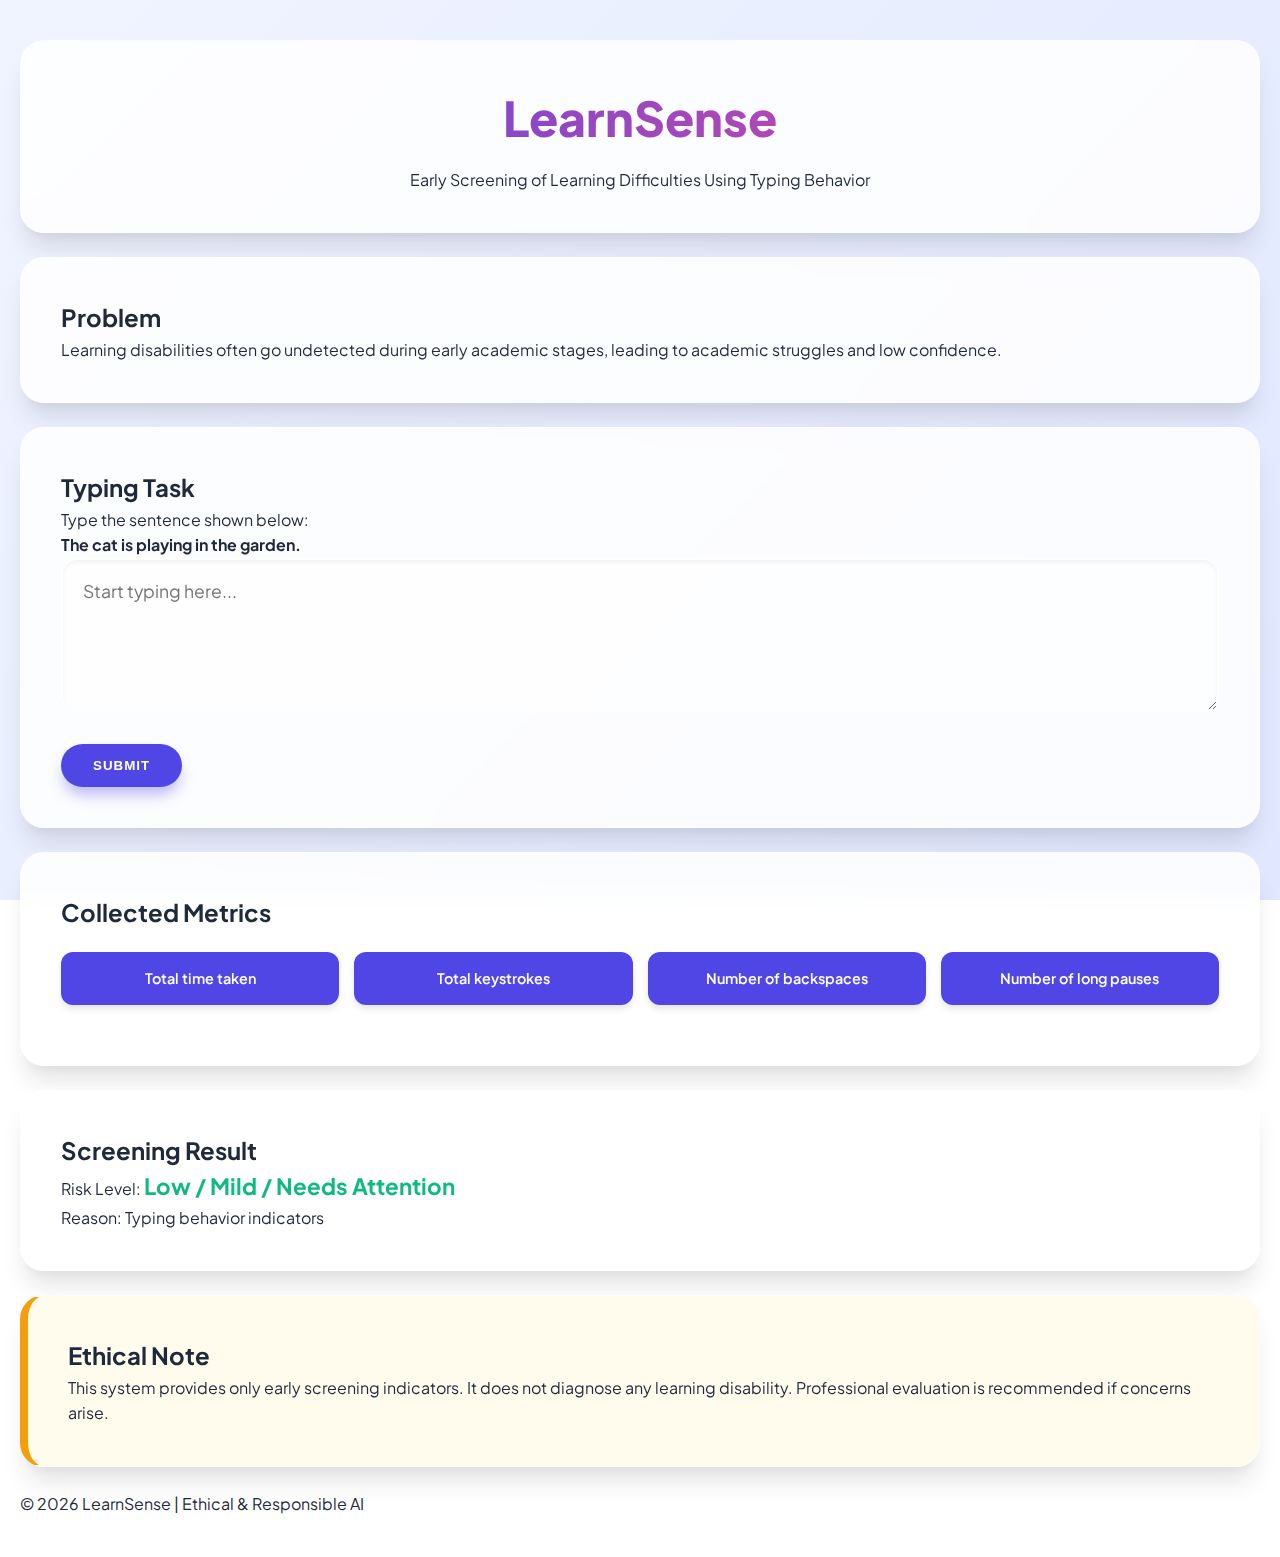
<file: index.html>
<!DOCTYPE html>
<html lang="en">
<head>
  <meta charset="UTF-8">
  <title>LearnSense – Early Screening Tool</title>
  <meta name="viewport" content="width=device-width, initial-scale=1.0">

  <link rel="stylesheet" href="style.css">
</head>

<body>

  <header>
    <h1>LearnSense</h1>
    <p>Early Screening of Learning Difficulties Using Typing Behavior</p>
  </header>

  <section>
    <h2>Problem</h2>
    <p>
      Learning disabilities often go undetected during early academic stages,
      leading to academic struggles and low confidence.
    </p>
  </section>

  <section>
    <h2>Typing Task</h2>
    <p>Type the sentence shown below:</p>
    <p>
      <strong>The cat is playing in the garden.</strong>
    </p>

    <form>
      <textarea rows="5" cols="50" placeholder="Start typing here..."  onfocus="startTyping()" onkeydown="recordKey(event)"></textarea>
      <br><br>
      <button type="button" onclick="analyzeTyping()">Submit</button>
    </form>
  </section>

  <section>
    <h2>Collected Metrics</h2>
    <ul>
      <li>Total time taken</li>
      <li>Total keystrokes</li>
      <li>Number of backspaces</li>
      <li>Number of long pauses</li>
    </ul>
  </section>

  <section>
    <h2>Screening Result</h2>
    <p>Risk Level: <strong>Low / Mild / Needs Attention</strong></p>
    <p>Reason: Typing behavior indicators</p>
  </section>

  <section>
    <h2>Ethical Note</h2>
    <p>
      This system provides only early screening indicators.
      It does not diagnose any learning disability.
      Professional evaluation is recommended if concerns arise.
    </p>
  </section>

  <footer>
    <p>© 2026 LearnSense | Ethical & Responsible AI</p>
  </footer>
  <script src="script.js"></script>

</body>
</html>
</file>
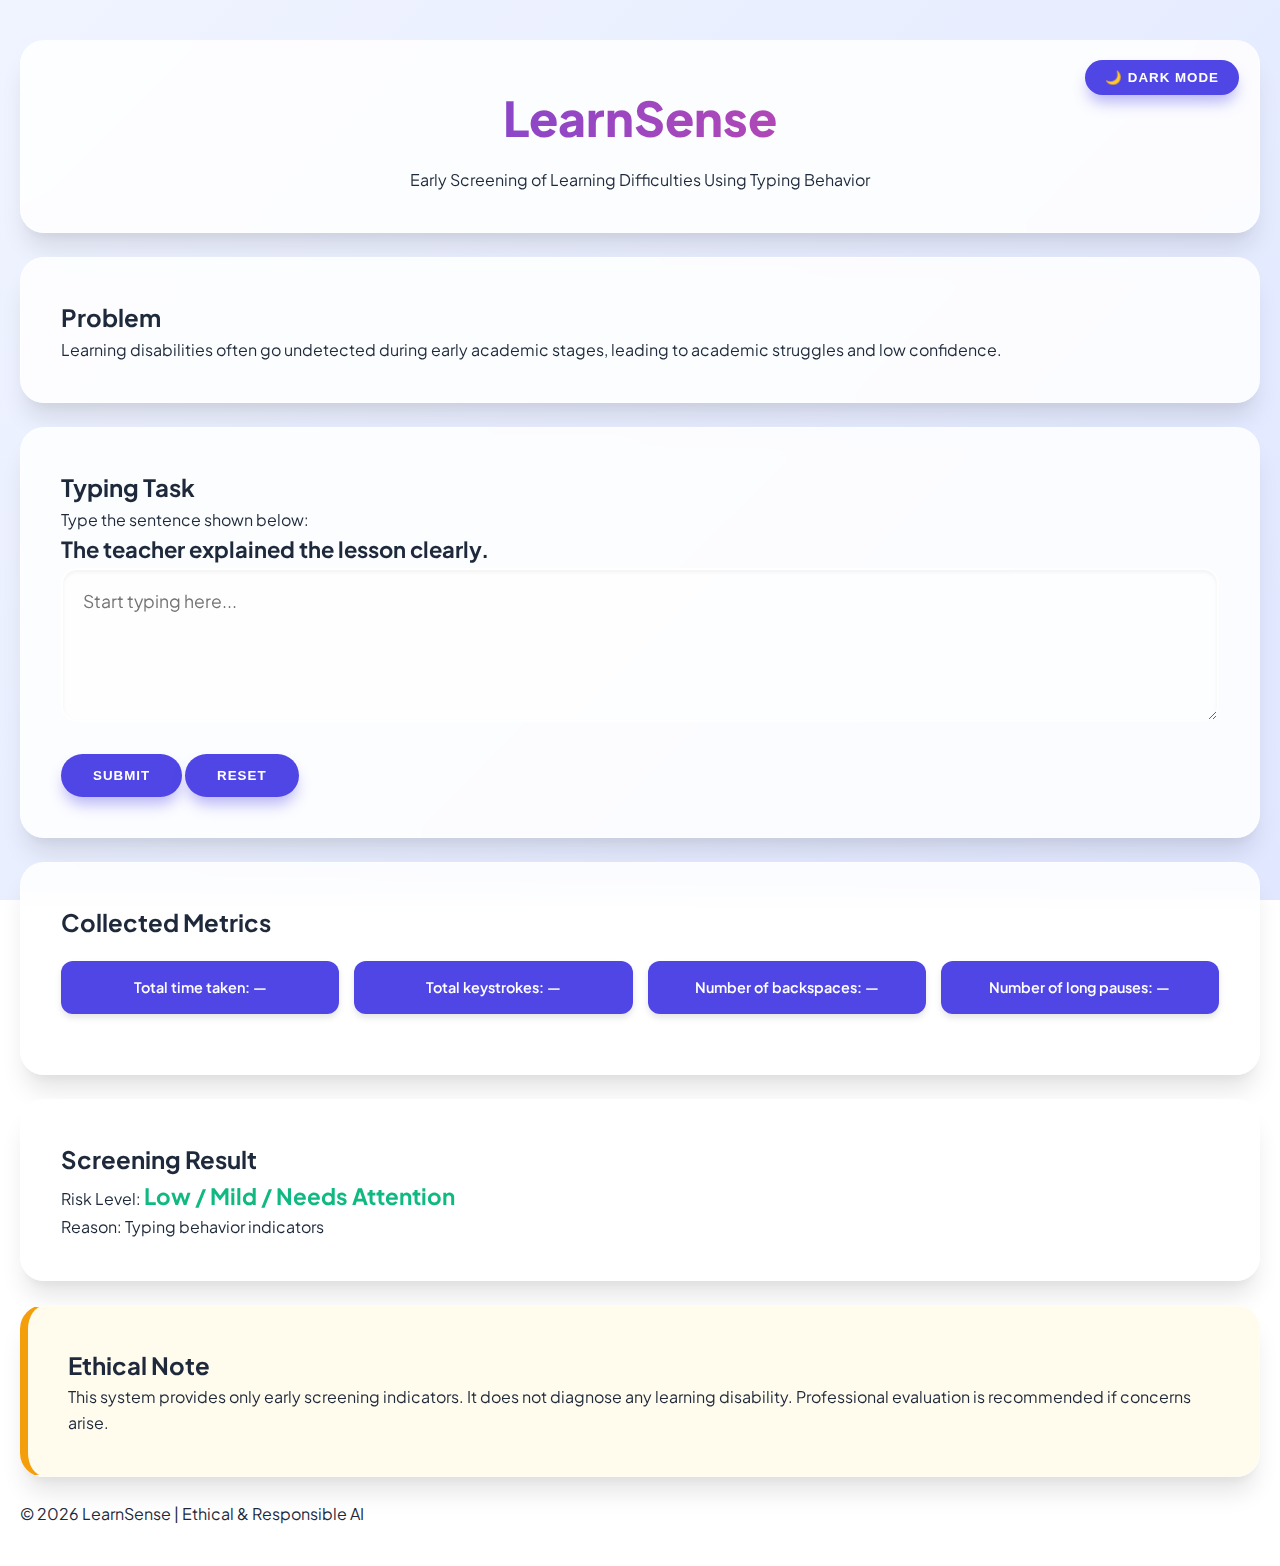
<file: info.html>
<!DOCTYPE html>
<html lang="en">
<head>
  <meta charset="UTF-8">
  <title>LearnSense – Early Screening Tool</title>
  <meta name="viewport" content="width=device-width, initial-scale=1.0">

  <link rel="stylesheet" href="style.css">
</head>

<body onload="initialize()"> 

  <header>
    <h1>LearnSense</h1>
    <p>Early Screening of Learning Difficulties Using Typing Behavior</p>
    <button id="themeToggle" onclick="toggleTheme()">
  🌙 Dark Mode
</button>

  </header>

  <section>
    <h2>Problem</h2>
    <p>
      Learning disabilities often go undetected during early academic stages,
      leading to academic struggles and low confidence.
    </p>
  </section>

  <section>
    <h2>Typing Task</h2>
    <p>Type the sentence shown below:

        
    </p>
    <p>
      <strong id="targetSentence"></strong>
    </p>

    <form>
      <textarea  id="typingArea" rows="5" cols="50" placeholder="Start typing here..."  onfocus="startTyping()"  onkeydown="recordKey(event); enterSubmit(event)"></textarea>
      <br>
      <div id="Match"></div>
      <br>
      <button type="button" onclick="SubmitEvent()" >Submit</button>
      <button type="button" onclick="resetTest()">reset</button>
    </form>
  </section>

  <section>
   <h2>Collected Metrics</h2>
   <ul id="metrics">
     <li>Total time taken: <span id="timeTaken">—</span></li>
     <li>Total keystrokes: <span id="keystrokes">—</span></li>
      <li>Number of backspaces: <span id="backspaces">—</span></li>
      <li>Number of long pauses: <span id="pauses">—</span></li>
    </ul>
  </section>

<section>
  <h2>Screening Result</h2>
  <p>Risk Level: <strong id="Risk">Low / Mild / Needs Attention</strong></p>
  <p id="Reason">Reason: Typing behavior indicators</p>
</section>


  <section>
    <h2>Ethical Note</h2>
    <p>
      This system provides only early screening indicators.
      It does not diagnose any learning disability.
      Professional evaluation is recommended if concerns arise.
    </p>
  </section>

  <footer>
    <p>© 2026 LearnSense | Ethical & Responsible AI</p>
  </footer>
  <script src="script.js"></script>

</body>
</html>
</file>
<file: style.css>
/* Custom Modern Font */
@import url('https://fonts.googleapis.com/css2?family=Plus+Jakarta+Sans:wght@400;500;600;800&display=swap');

:root {
  /* Light Theme Variables */
  --bg-gradient: linear-gradient(135deg, #f0f4ff 0%, #e0e7ff 100%);
  --card-bg: rgba(255, 255, 255, 0.85);
  --card-border: rgba(255, 255, 255, 0.4);
  --text-primary: #1e293b;
  --text-secondary: #475569;
  --accent-blue: #4f46e5;
  --accent-hover: #4338ca;
  --shadow: 0 20px 25px -5px rgba(0, 0, 0, 0.1), 0 10px 10px -5px rgba(0, 0, 0, 0.04);
}

.dark {
  /* Dark Theme Variables */
  --bg-gradient: linear-gradient(135deg, #0f172a 0%, #020617 100%);
  --card-bg: rgba(30, 41, 59, 0.7);
  --card-border: rgba(255, 255, 255, 0.05);
  --text-primary: #f8fafc;
  --text-secondary: #94a3b8;
  --accent-blue: #818cf8;
  --accent-hover: #a5b4fc;
  --shadow: 0 20px 25px -5px rgba(0, 0, 0, 0.4);
}

* {
  box-sizing: border-box;
  margin: 0;
  padding: 0;
  transition: background 0.3s ease, color 0.3s ease;
}

body {
  font-family: 'Plus Jakarta Sans', sans-serif;
  background: var(--bg-gradient);
  background-attachment: fixed;
  color: var(--text-primary);
  line-height: 1.6;
  padding: 40px 20px;
}

/* Container */
.main-container {
  max-width: 900px;
  margin: 0 auto;
}

/* Glassmorphism Card Style */
header, section {
  background: var(--card-bg);
  backdrop-filter: blur(12px);
  -webkit-backdrop-filter: blur(12px);
  border: 1px solid var(--card-border);
  border-radius: 24px;
  padding: 40px;
  margin-bottom: 24px;
  box-shadow: var(--shadow);
}

/* Header Upgrades */
header {
  text-align: center;
  border-top: none; /* Removed the old thick border */
}

header h1 {
  font-size: 3rem;
  font-weight: 800;
  background: linear-gradient(to right, var(--accent-blue), #ec4899);
  -webkit-background-clip: text;
  -webkit-text-fill-color: transparent;
  margin-bottom: 10px;
}

/* Modernizing the Typing Area */
textarea {
  width: 100%;
  background: rgba(255, 255, 255, 0.5);
  border: 2px solid var(--card-border);
  padding: 20px;
  border-radius: 16px;
  font-family: inherit;
  font-size: 1.1rem;
  color: var(--text-primary);
  box-shadow: inset 0 2px 4px rgba(0,0,0,0.05);
}

.dark textarea {
  background: rgba(0, 0, 0, 0.2);
}

/* Metrics List as Cards */
ul {
  display: grid;
  grid-template-columns: repeat(auto-fit, minmax(180px, 1fr));
  gap: 15px;
  list-style: none;
  margin: 20px 0;
}

li {
  background: var(--accent-blue);
  color: white;
  padding: 15px;
  border-radius: 12px;
  text-align: center;
  font-weight: 600;
  font-size: 0.9rem;
  box-shadow: 0 4px 6px rgba(0,0,0,0.1);
}

.dark li {
  background: rgba(129, 140, 248, 0.15);
  border: 1px solid var(--accent-blue);
  color: var(--accent-blue);
}

/* Professional Buttons */
button {
  padding: 14px 32px;
  border-radius: 50px;
  font-weight: 700;
  text-transform: uppercase;
  letter-spacing: 1px;
  border: none;
  cursor: pointer;
  background: var(--accent-blue);
  color: white;
  box-shadow: 0 10px 15px -3px rgba(79, 70, 229, 0.4);
  transition: all 0.3s cubic-bezier(0.4, 0, 0.2, 1);
}

button:hover {
  transform: translateY(-3px) scale(1.02);
  background: var(--accent-hover);
  box-shadow: 0 20px 25px -5px rgba(79, 70, 229, 0.5);
}

/* Result Section */
section:nth-of-type(4) strong {
  color: #10b981; /* Default to Green for Low Risk */
  font-size: 1.4rem;
  background: none;
  padding: 0;
}

/* Ethical Note (Important Warning style) */
section:last-of-type {
  border-left: 8px solid #f59e0b;
  background: rgba(255, 251, 235, 0.9);
}

.dark section:last-of-type {
  background: rgba(69, 39, 0, 0.1);
  border-color: #f59e0b;
}

/* Theme Toggle Position */
#themeToggle {
  position: fixed;
  top: 20px;
  right: 20px;
  z-index: 1000;
  padding: 10px 20px;
}

.cat-text{
    display: flex;
    align-items: center;
    justify-content: center;

}

#targetSentence{
    font-size: 22px;

}
</file>
